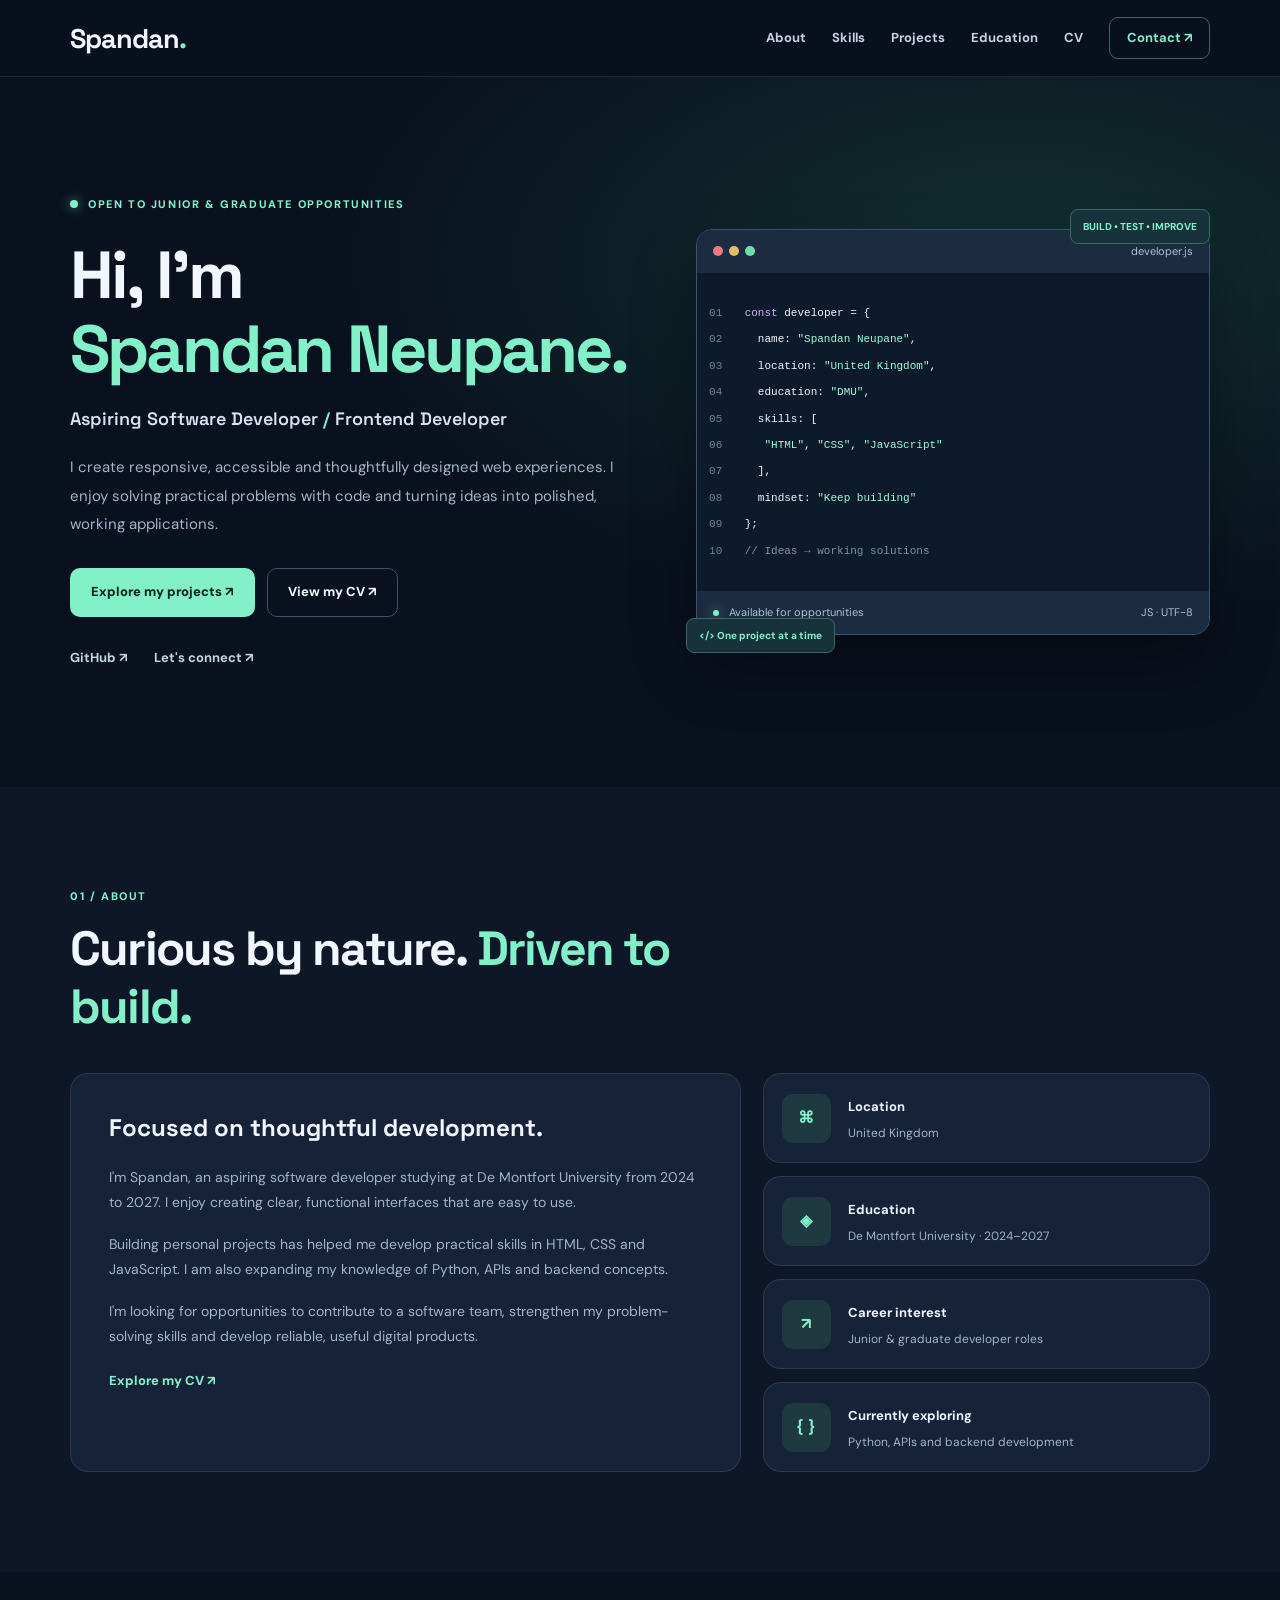
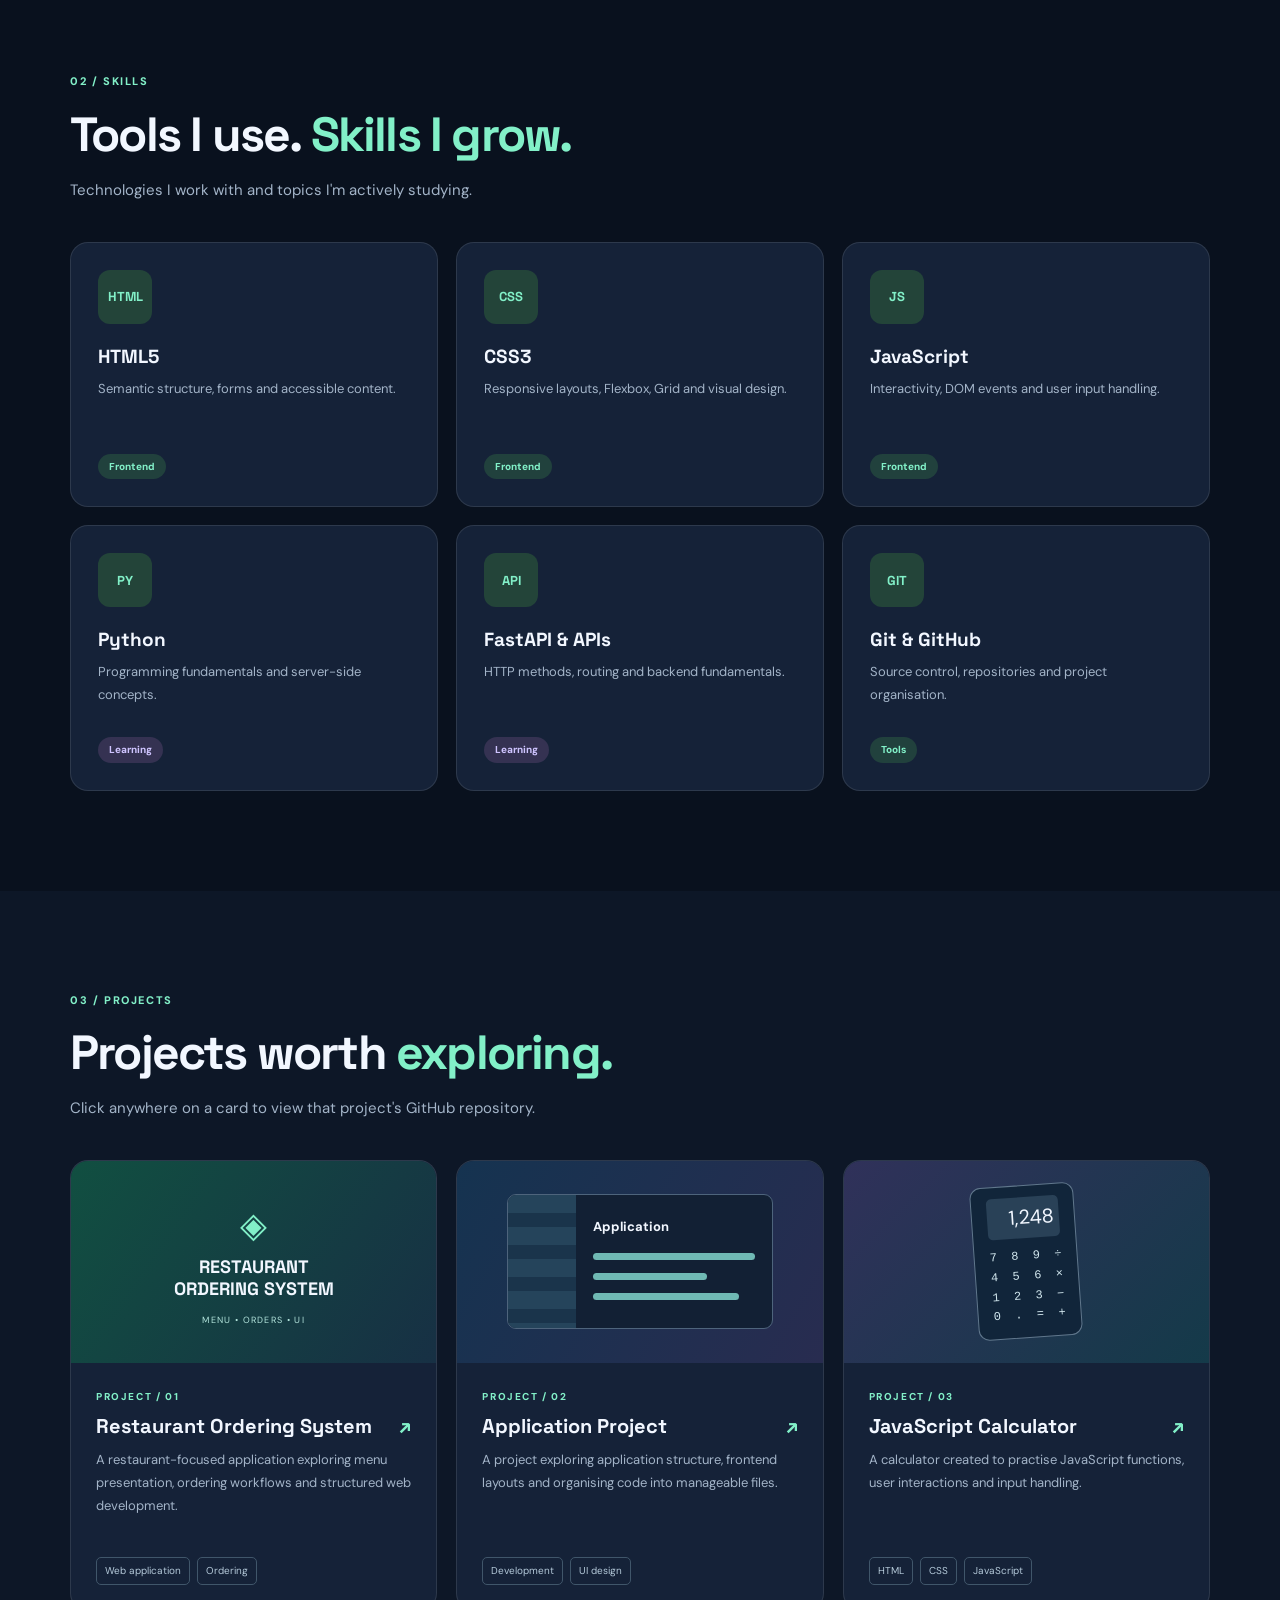
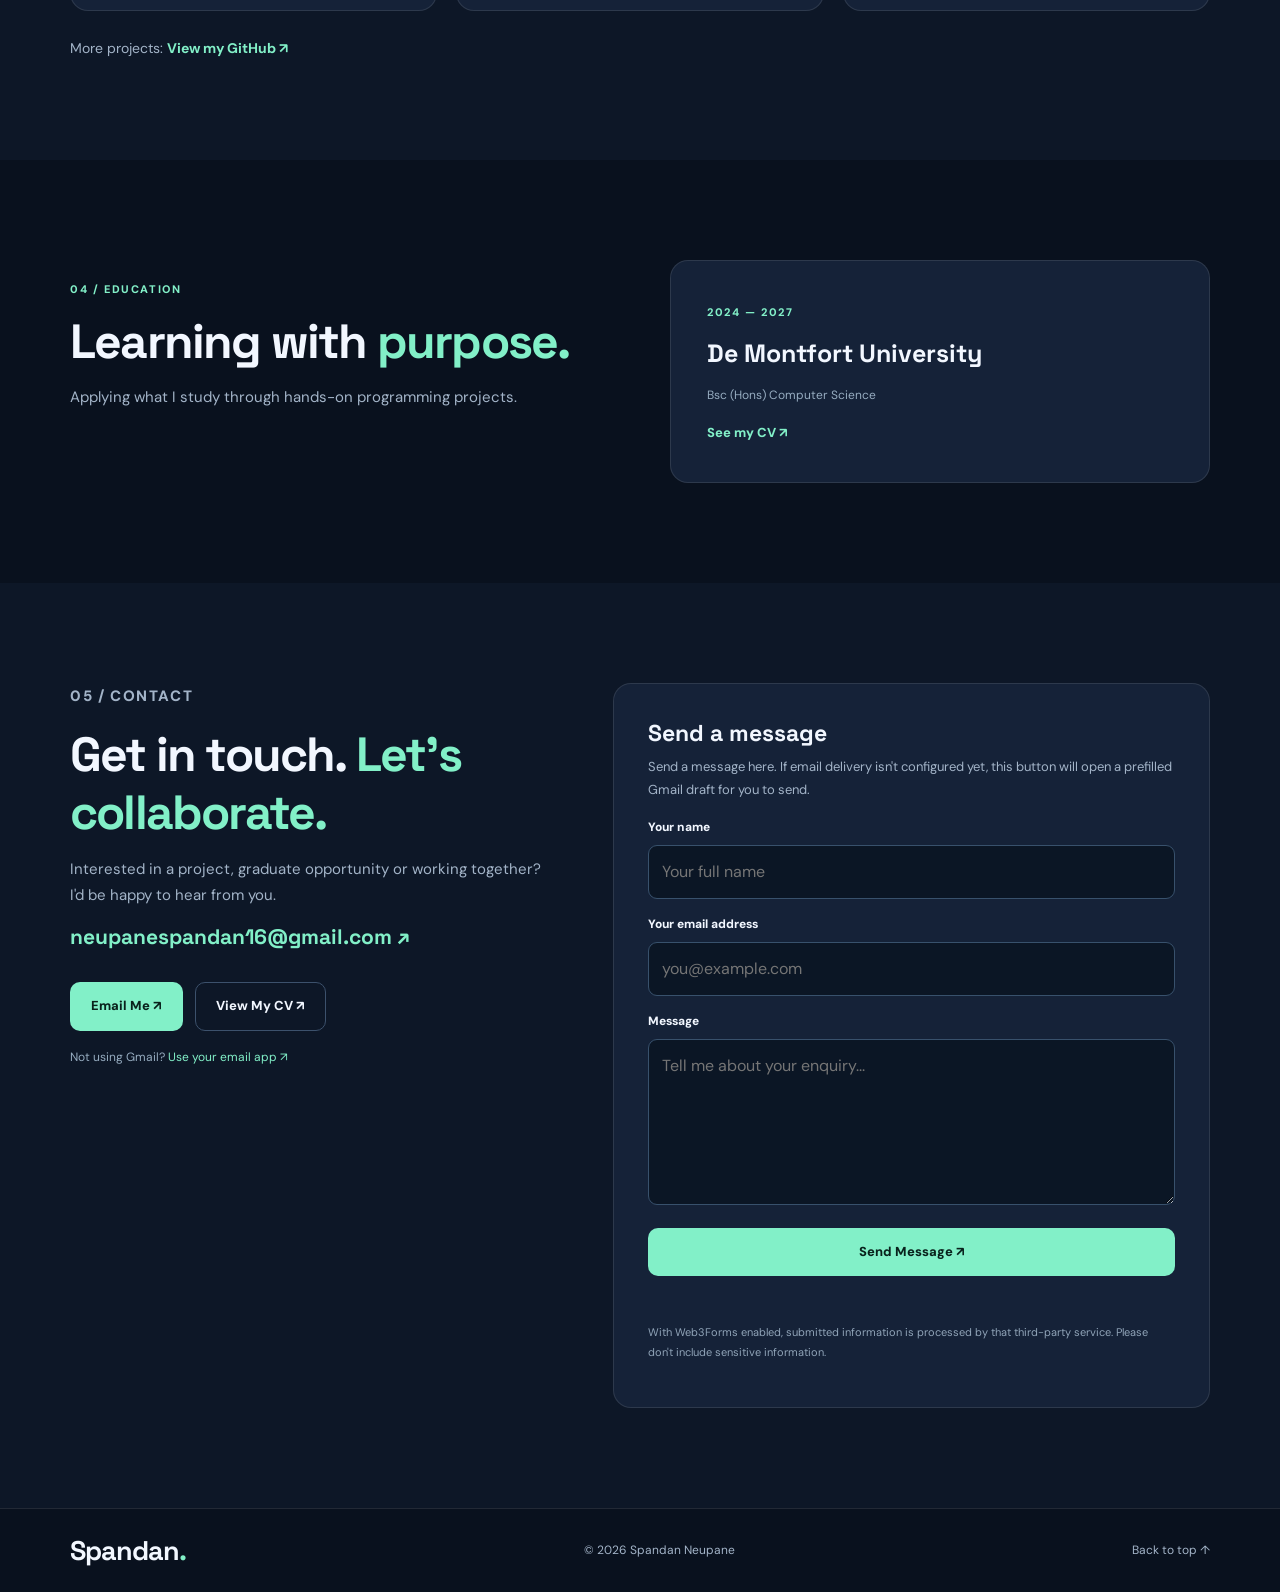
<file: frontend/index.html>
<!doctype html>
<html lang="en">
<head>
  <meta charset="utf-8">
  <meta name="viewport" content="width=device-width,initial-scale=1">
  <meta name="theme-color" content="#09111e">
  <meta name="description" content="Spandan Neupane — aspiring software developer studying at De Montfort University. View my work, skills, CV and contact details.">
  <title>Spandan Neupane | Software Developer</title>

  <link rel="icon" href="assets/favicon.svg" type="image/svg+xml">
  <link rel="preconnect" href="https://fonts.googleapis.com">
  <link rel="preconnect" href="https://fonts.gstatic.com" crossorigin>
  <link href="https://fonts.googleapis.com/css2?family=DM+Sans:wght@400;500;600;700&family=Space+Grotesk:wght@400;500;600;700&display=swap" rel="stylesheet">

  <link rel="stylesheet" href="assets/style.css">
  <script src="assets/main.js" defer></script>
</head>
<body>

<a class="skip-link" href="#main">Skip to content</a>

<header class="site-header">
  <nav class="container nav" aria-label="Main navigation">

    <a class="brand" href="#home">Spandan<span>.</span></a>

    <button
      class="menu-toggle"
      id="menuToggle"
      type="button"
      aria-expanded="false"
      aria-controls="navLinks"
      aria-label="Open menu">
      <span></span>
      <span></span>
      <span></span>
    </button>

    <div class="nav-links" id="navLinks">
      <a href="#about">About</a>
      <a href="#skills">Skills</a>
      <a href="#projects">Projects</a>
      <a href="#education">Education</a>
      <a href="cv.html">CV</a>
      <a class="nav-cta" href="#contact">Contact ↗</a>
    </div>

  </nav>
</header>

<main id="main">

  <!-- HERO -->

  <section class="hero" id="home">
    <div class="container hero-grid">

      <div class="reveal hero-content">

        <p class="eyebrow">
          <span class="pulse"></span>
          OPEN TO JUNIOR &amp; GRADUATE OPPORTUNITIES
        </p>

        <h1>Hi, I'm <span>Spandan Neupane.</span></h1>

        <h2>
          Aspiring Software Developer
          <span>/</span>
          Frontend Developer
        </h2>

        <p class="lead">
          I create responsive, accessible and thoughtfully
          designed web experiences. I enjoy solving practical
          problems with code and turning ideas into polished,
          working applications.
        </p>

        <div class="button-row">
          <a class="btn btn-primary" href="#projects">
            Explore my projects ↗
          </a>

          <a class="btn btn-outline" href="cv.html">
            View my CV ↗
          </a>
        </div>

        <div class="social-links">
          <a
            href="https://github.com/Max23143"
            target="_blank"
            rel="noopener noreferrer">
            GitHub ↗
          </a>

          <a href="#contact">Let's connect ↗</a>
        </div>

      </div>

      <!-- CODE ILLUSTRATION -->

      <div class="reveal hero-art"
           aria-label="Illustrative developer code panel">

        <div class="floating-tag">
          BUILD • TEST • IMPROVE
        </div>

        <div class="editor">

          <div class="editor-title">
            <span class="dots"><i></i><i></i><i></i></span>
            <span>developer.js</span>
          </div>

          <div class="editor-code" aria-hidden="true">

            <div>
              <span class="line-no">01</span>
              <span class="code-purple">const</span> developer = {
            </div>

            <div>
              <span class="line-no">02</span>
              &nbsp; name:
              <span class="code-green">"Spandan Neupane"</span>,
            </div>

            <div>
              <span class="line-no">03</span>
              &nbsp; location:
              <span class="code-green">"United Kingdom"</span>,
            </div>

            <div>
              <span class="line-no">04</span>
              &nbsp; education:
              <span class="code-green">"DMU"</span>,
            </div>

            <div>
              <span class="line-no">05</span>
              &nbsp; skills: [
            </div>

            <div>
              <span class="line-no">06</span>
              &nbsp;&nbsp;
              <span class="code-green">"HTML"</span>,
              <span class="code-green">"CSS"</span>,
              <span class="code-green">"JavaScript"</span>
            </div>

            <div>
              <span class="line-no">07</span>
              &nbsp; ],
            </div>

            <div>
              <span class="line-no">08</span>
              &nbsp; mindset:
              <span class="code-green">"Keep building"</span>
            </div>

            <div>
              <span class="line-no">09</span>
              };
            </div>

            <div>
              <span class="line-no">10</span>
              <span class="code-comment">
                // Ideas → working solutions
              </span>
            </div>

          </div>

          <div class="editor-footer">
            <span class="pulse"></span>
            Available for opportunities
            <span>JS · UTF-8</span>
          </div>

        </div>

        <div class="floating-bottom">
          &lt;/&gt; One project at a time
        </div>

      </div>

    </div>
  </section>

  <!-- ABOUT -->

  <section class="section section-alt" id="about">
    <div class="container">

      <div class="section-head reveal">
        <p class="overline">01 / ABOUT</p>

        <h2>
          Curious by nature.
          <em>Driven to build.</em>
        </h2>
      </div>

      <div class="about-grid">

        <article class="panel about-text reveal">

          <h3>Focused on thoughtful development.</h3>

          <p>
            I'm Spandan, an aspiring software developer studying
            at De Montfort University from 2024 to 2027.
            I enjoy creating clear, functional interfaces
            that are easy to use.
          </p>

          <p>
            Building personal projects has helped me develop
            practical skills in HTML, CSS and JavaScript.
            I am also expanding my knowledge of Python,
            APIs and backend concepts.
          </p>

          <p>
            I'm looking for opportunities to contribute
            to a software team, strengthen my problem-solving
            skills and develop reliable, useful digital products.
          </p>

          <a class="text-link" href="cv.html">
            Explore my CV ↗
          </a>

        </article>

        <div class="about-facts reveal">

          <div class="panel fact">
            <span class="fact-icon">⌘</span>
            <div>
              <strong>Location</strong>
              <p>United Kingdom</p>
            </div>
          </div>

          <div class="panel fact">
            <span class="fact-icon">◈</span>
            <div>
              <strong>Education</strong>
              <p>De Montfort University · 2024–2027</p>
            </div>
          </div>

          <div class="panel fact">
            <span class="fact-icon">↗</span>
            <div>
              <strong>Career interest</strong>
              <p>Junior &amp; graduate developer roles</p>
            </div>
          </div>

          <div class="panel fact">
            <span class="fact-icon">{ }</span>
            <div>
              <strong>Currently exploring</strong>
              <p>Python, APIs and backend development</p>
            </div>
          </div>

        </div>
      </div>
    </div>
  </section>

  <!-- SKILLS -->

  <section class="section" id="skills">
    <div class="container">

      <div class="section-head reveal">
        <p class="overline">02 / SKILLS</p>
        <h2>Tools I use. <em>Skills I grow.</em></h2>
        <p>
          Technologies I work with and topics
          I'm actively studying.
        </p>
      </div>

      <div class="skills-grid">

        <article class="panel skill reveal">
          <div class="skill-symbol">HTML</div>
          <h3>HTML5</h3>
          <p>Semantic structure, forms and accessible content.</p>
          <span class="pill">Frontend</span>
        </article>

        <article class="panel skill reveal">
          <div class="skill-symbol">CSS</div>
          <h3>CSS3</h3>
          <p>Responsive layouts, Flexbox, Grid and visual design.</p>
          <span class="pill">Frontend</span>
        </article>

        <article class="panel skill reveal">
          <div class="skill-symbol">JS</div>
          <h3>JavaScript</h3>
          <p>Interactivity, DOM events and user input handling.</p>
          <span class="pill">Frontend</span>
        </article>

        <article class="panel skill reveal">
          <div class="skill-symbol">PY</div>
          <h3>Python</h3>
          <p>Programming fundamentals and server-side concepts.</p>
          <span class="pill pill-learning">Learning</span>
        </article>

        <article class="panel skill reveal">
          <div class="skill-symbol">API</div>
          <h3>FastAPI &amp; APIs</h3>
          <p>HTTP methods, routing and backend fundamentals.</p>
          <span class="pill pill-learning">Learning</span>
        </article>

        <article class="panel skill reveal">
          <div class="skill-symbol">GIT</div>
          <h3>Git &amp; GitHub</h3>
          <p>Source control, repositories and project organisation.</p>
          <span class="pill">Tools</span>
        </article>

      </div>
    </div>
  </section>

  <!-- PROJECTS -->

  <section class="section section-alt" id="projects">
    <div class="container">

      <div class="section-head reveal">
        <p class="overline">03 / PROJECTS</p>
        <h2>Projects worth <em>exploring.</em></h2>
        <p>
          Click anywhere on a card to view
          that project's GitHub repository.
        </p>
      </div>

      <div class="projects-grid">

        <article class="panel project reveal">
          <a
            class="project-link"
            href="https://github.com/Max23143/restaurant-ordering-system"
            target="_blank"
            rel="noopener noreferrer"
            aria-label="Open Restaurant Ordering System on GitHub">

            <div class="project-art restaurant-art">
              <span>◈</span>
              <strong>RESTAURANT<br>ORDERING SYSTEM</strong>
              <small>MENU • ORDERS • UI</small>
            </div>

            <div class="project-body">
              <p class="overline">PROJECT / 01</p>
              <h3>
                Restaurant Ordering System
                <span>↗</span>
              </h3>

              <p>
                A restaurant-focused application exploring menu
                presentation, ordering workflows and structured
                web development.
              </p>

              <div class="tags">
                <span>Web application</span>
                <span>Ordering</span>
              </div>
            </div>

          </a>
        </article>

        <article class="panel project reveal">
          <a
            class="project-link"
            href="https://github.com/Max23143/application"
            target="_blank"
            rel="noopener noreferrer"
            aria-label="Open Application Project on GitHub">

            <div class="project-art app-art">
              <div class="app-mock">
                <div></div>
                <section>
                  <b>Application</b>
                  <i></i><i></i><i></i>
                </section>
              </div>
            </div>

            <div class="project-body">
              <p class="overline">PROJECT / 02</p>

              <h3>
                Application Project
                <span>↗</span>
              </h3>

              <p>
                A project exploring application structure,
                frontend layouts and organising code into
                manageable files.
              </p>

              <div class="tags">
                <span>Development</span>
                <span>UI design</span>
              </div>
            </div>

          </a>
        </article>

        <article class="panel project reveal">
          <a
            class="project-link"
            href="https://github.com/Max23143/Calculator"
            target="_blank"
            rel="noopener noreferrer"
            aria-label="Open Calculator on GitHub">

            <div class="project-art calc-art">
              <div class="calculator-mock">
                <div>1,248</div>

                <pre>7  8  9  ÷
4  5  6  ×
1  2  3  −
0  .  =  +</pre>
              </div>
            </div>

            <div class="project-body">
              <p class="overline">PROJECT / 03</p>

              <h3>
                JavaScript Calculator
                <span>↗</span>
              </h3>

              <p>
                A calculator created to practise JavaScript
                functions, user interactions and input handling.
              </p>

              <div class="tags">
                <span>HTML</span>
                <span>CSS</span>
                <span>JavaScript</span>
              </div>
            </div>

          </a>
        </article>

      </div>

      <p class="more-projects">
        More projects:
        <a
          href="https://github.com/Max23143?tab=repositories"
          target="_blank"
          rel="noopener noreferrer">
          View my GitHub ↗
        </a>
      </p>

    </div>
  </section>

  <!-- EDUCATION -->

  <section class="section" id="education">

    <div class="container education-grid">

      <div class="section-head reveal">
        <p class="overline">04 / EDUCATION</p>
        <h2>Learning with <em>purpose.</em></h2>

        <p>
          Applying what I study through hands-on
          programming projects.
        </p>
      </div>

      <div class="panel education-card reveal">
        <span class="overline">2024 — 2027</span>
        <h3>De Montfort University</h3>
        

        <p class="small-muted">
          Bsc (Hons) Computer Science
        </p>

        <a class="text-link" href="cv.html">
          See my CV ↗
        </a>
      </div>

    </div>

  </section>

  <!-- CONTACT -->

  <section class="section section-alt" id="contact">
    <div class="container contact-grid">

      <div class="contact-info reveal">
        <p class="overline">05 / CONTACT</p>

        <h2>
          Get in touch.
          <em>Let's collaborate.</em>
        </h2>

        <p>
          Interested in a project, graduate opportunity
          or working together? I'd be happy to hear from you.
        </p>

        <a
          class="contact-email"
          href="https://mail.google.com/mail/?view=cm&amp;fs=1&amp;to=neupanespandan16%40gmail.com&amp;su=Portfolio%20Enquiry"
          target="_blank"
          rel="noopener noreferrer">
          neupanespandan16@gmail.com ↗
        </a>

        <div class="button-row">

          <a
            class="btn btn-primary"
            href="https://mail.google.com/mail/?view=cm&amp;fs=1&amp;to=neupanespandan16%40gmail.com&amp;su=Portfolio%20Enquiry"
            target="_blank"
            rel="noopener noreferrer">
            Email Me ↗
          </a>

          <a class="btn btn-outline" href="cv.html">
            View My CV ↗
          </a>

        </div>

        <p class="small-muted">
          Not using Gmail?
          <a href="mailto:neupanespandan16@gmail.com?subject=Portfolio%20Enquiry">
            Use your email app ↗
          </a>
        </p>
      </div>

      <!-- WEB3FORMS CONTACT FORM -->

      <form
        class="panel contact-form reveal"
        id="contactForm"
        action="https://api.web3forms.com/submit"
        method="POST">

        <h3>Send a message</h3>

        <p>
          Send a message here. If email delivery isn't
          configured yet, this button will open a
          prefilled Gmail draft for you to send.
        </p>

        <!-- Add a REAL Web3Forms key for automatic delivery. -->

        <input
          type="hidden"
          name="access_key"
          id="web3AccessKey"
          value="YOUR_WEB3FORMS_ACCESS_KEY">

        <input
          type="hidden"
          name="subject"
          value="New portfolio enquiry">

        <input
          type="hidden"
          name="from_name"
          value="Spandan Portfolio">

        <input
          type="checkbox"
          name="botcheck"
          class="botcheck"
          tabindex="-1"
          aria-hidden="true"
          autocomplete="off">

        <label for="contactName">Your name</label>

        <input
          id="contactName"
          name="name"
          type="text"
          minlength="2"
          maxlength="100"
          autocomplete="name"
          placeholder="Your full name"
          required>

        <label for="contactEmail">Your email address</label>

        <input
          id="contactEmail"
          name="email"
          type="email"
          maxlength="254"
          autocomplete="email"
          placeholder="you@example.com"
          required>

        <label for="contactMessage">Message</label>

        <textarea
          id="contactMessage"
          name="message"
          rows="5"
          minlength="10"
          maxlength="3000"
          placeholder="Tell me about your enquiry..."
          required></textarea>

        <button
          id="sendButton"
          type="submit"
          class="btn btn-primary">
          Send Message ↗
        </button>

        <p
          id="formStatus"
          class="form-status"
          role="status"
          aria-live="polite"></p>

        <a
          id="emailFallback"
          class="text-link"
          href="https://mail.google.com/mail/?view=cm&amp;fs=1&amp;to=neupanespandan16%40gmail.com"
          target="_blank"
          rel="noopener noreferrer"
          hidden>
          Open Gmail with your message ↗
        </a>

        <p class="privacy-note">
          With Web3Forms enabled, submitted information
          is processed by that third-party service.
          Please don't include sensitive information.
        </p>

      </form>

    </div>
  </section>

</main>

<footer class="footer">
  <div class="container footer-inner">

    <a class="brand" href="#home">
      Spandan<span>.</span>
    </a>

    <small>
      © <span id="year">2026</span> Spandan Neupane
    </small>

    <a href="#home">Back to top ↑</a>

  </div>
</footer>

</body>
</html>
</file>
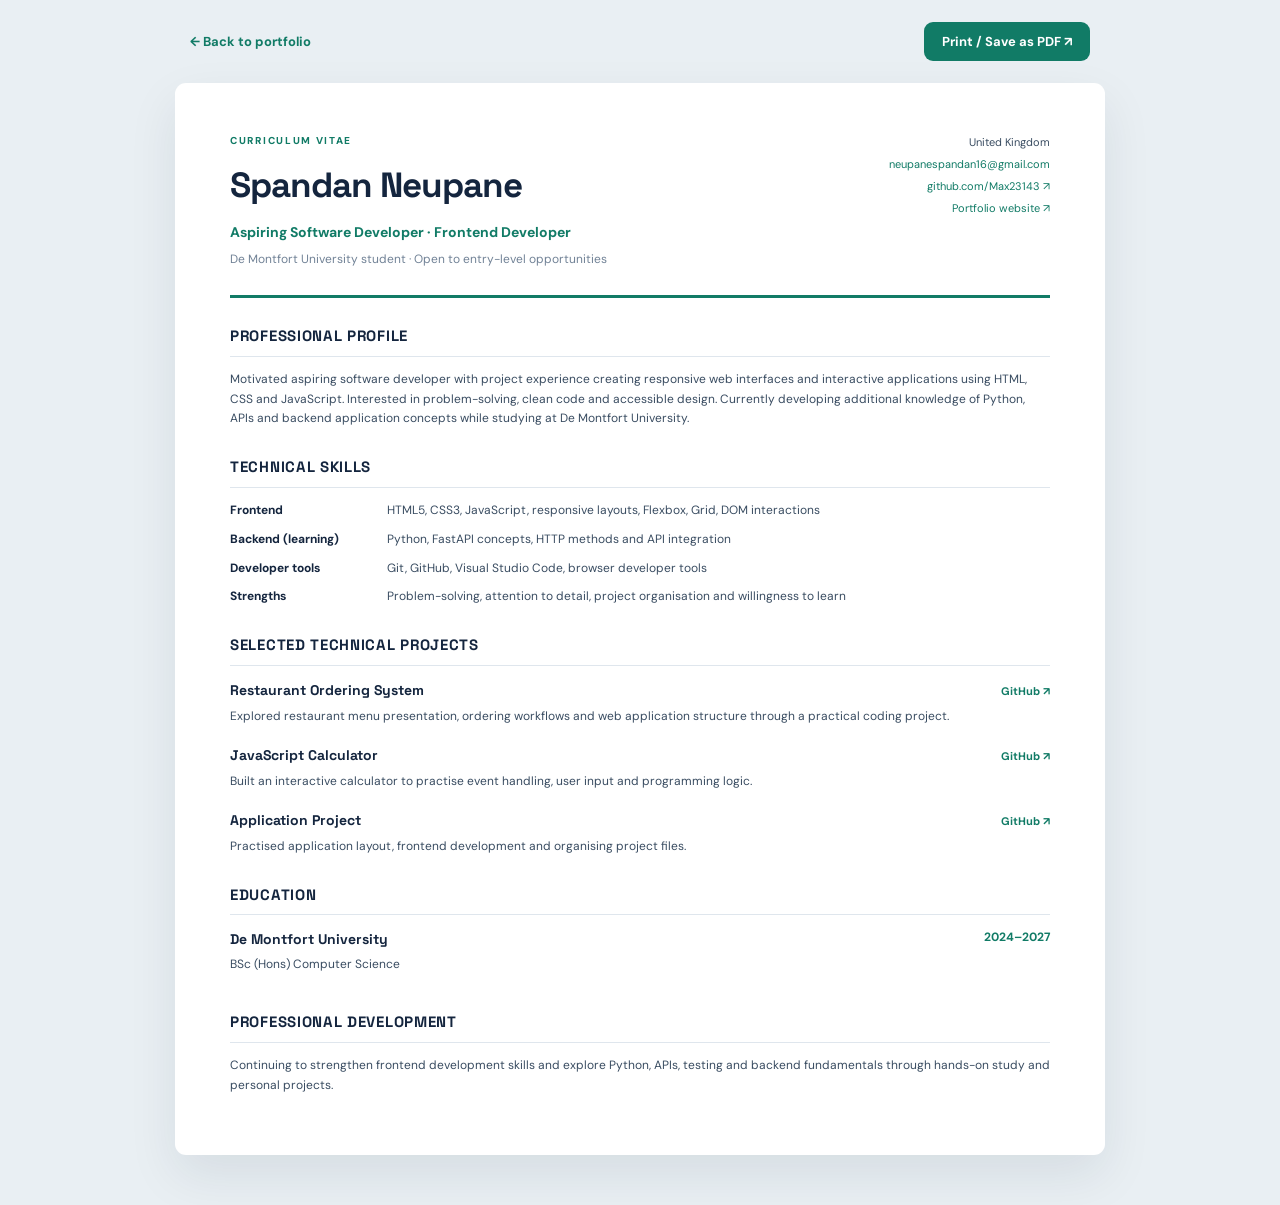
<file: frontend/cv.html>
<!doctype html>
<html lang="en">
<head>
  <meta charset="utf-8">
  <meta name="viewport" content="width=device-width,initial-scale=1">

  <title>Spandan Neupane | Curriculum Vitae</title>

  <meta
    name="description"
    content="CV of Spandan Neupane, aspiring software developer and De Montfort University student.">

  <link rel="icon" href="assets/favicon.svg" type="image/svg+xml">

  <link rel="preconnect" href="https://fonts.googleapis.com">
  <link rel="preconnect" href="https://fonts.gstatic.com" crossorigin>

  <link
    href="https://fonts.googleapis.com/css2?family=DM+Sans:wght@400;500;600;700&family=Space+Grotesk:wght@400;600;700&display=swap"
    rel="stylesheet">

  <link rel="stylesheet" href="assets/cv.css">
</head>

<body>

  <nav class="toolbar">
    <a href="index.html">← Back to portfolio</a>

    <button
      type="button"
      onclick="window.print()">
      Print / Save as PDF ↗
    </button>
  </nav>

  <main class="resume">

    <header class="resume-header">

      <div>
        <p class="kicker">CURRICULUM VITAE</p>

        <h1>Spandan Neupane</h1>

        <p class="role">
          Aspiring Software Developer · Frontend Developer
        </p>

        <p class="muted">
          De Montfort University student ·
          Open to entry-level opportunities
        </p>
      </div>

      <div class="contact-details">

        <span>United Kingdom</span>

        <a href="mailto:neupanespandan16@gmail.com">
          neupanespandan16@gmail.com
        </a>

        <a
          href="https://github.com/Max23143"
          target="_blank"
          rel="noopener noreferrer">
          github.com/Max23143 ↗
        </a>

        <a href="index.html">
          Portfolio website ↗
        </a>
      </div>

    </header>

    <section>

      <h2>Professional Profile</h2>

      <p>
        Motivated aspiring software developer with project
        experience creating responsive web interfaces and
        interactive applications using HTML, CSS and JavaScript.
        Interested in problem-solving, clean code and accessible
        design. Currently developing additional knowledge of
        Python, APIs and backend application concepts while
        studying at De Montfort University.
      </p>

    </section>

    <section>

      <h2>Technical Skills</h2>

      <div class="skills">

        <p>
          <strong>Frontend</strong>
          <span>
            HTML5, CSS3, JavaScript, responsive layouts,
            Flexbox, Grid, DOM interactions
          </span>
        </p>

        <p>
          <strong>Backend (learning)</strong>
          <span>
            Python, FastAPI concepts,
            HTTP methods and API integration
          </span>
        </p>

        <p>
          <strong>Developer tools</strong>
          <span>
            Git, GitHub, Visual Studio Code,
            browser developer tools
          </span>
        </p>

        <p>
          <strong>Strengths</strong>
          <span>
            Problem-solving, attention to detail,
            project organisation and willingness to learn
          </span>
        </p>

      </div>
    </section>

    <section>

      <h2>Selected Technical Projects</h2>

      <article class="cv-project">

        <div class="cv-project-head">
          <h3>Restaurant Ordering System</h3>

          <a
            href="https://github.com/Max23143/restaurant-ordering-system"
            target="_blank"
            rel="noopener noreferrer">
            GitHub ↗
          </a>
        </div>

        <p>
          Explored restaurant menu presentation,
          ordering workflows and web application
          structure through a practical coding project.
        </p>

      </article>

      <article class="cv-project">

        <div class="cv-project-head">
          <h3>JavaScript Calculator</h3>

          <a
            href="https://github.com/Max23143/Calculator"
            target="_blank"
            rel="noopener noreferrer">
            GitHub ↗
          </a>
        </div>

        <p>
          Built an interactive calculator to practise
          event handling, user input and programming logic.
        </p>

      </article>

      <article class="cv-project">

        <div class="cv-project-head">
          <h3>Application Project</h3>

          <a
            href="https://github.com/Max23143/application"
            target="_blank"
            rel="noopener noreferrer">
            GitHub ↗
          </a>
        </div>

        <p>
          Practised application layout, frontend development
          and organising project files.
        </p>

      </article>

    </section>

    <section>

      <h2>Education</h2>

      <div class="education">

        <div>
          <h3>De Montfort University</h3>

          <p>
            BSc (Hons) Computer Science
          </p>
        </div>

        <strong>2024–2027</strong>

      </div>

    </section>

    <section>

      <h2>Professional Development</h2>

      <p>
        Continuing to strengthen frontend development skills
        and explore Python, APIs, testing and backend
        fundamentals through hands-on study and personal projects.
      </p>

    </section>

  </main>

</body>
</html>
</file>
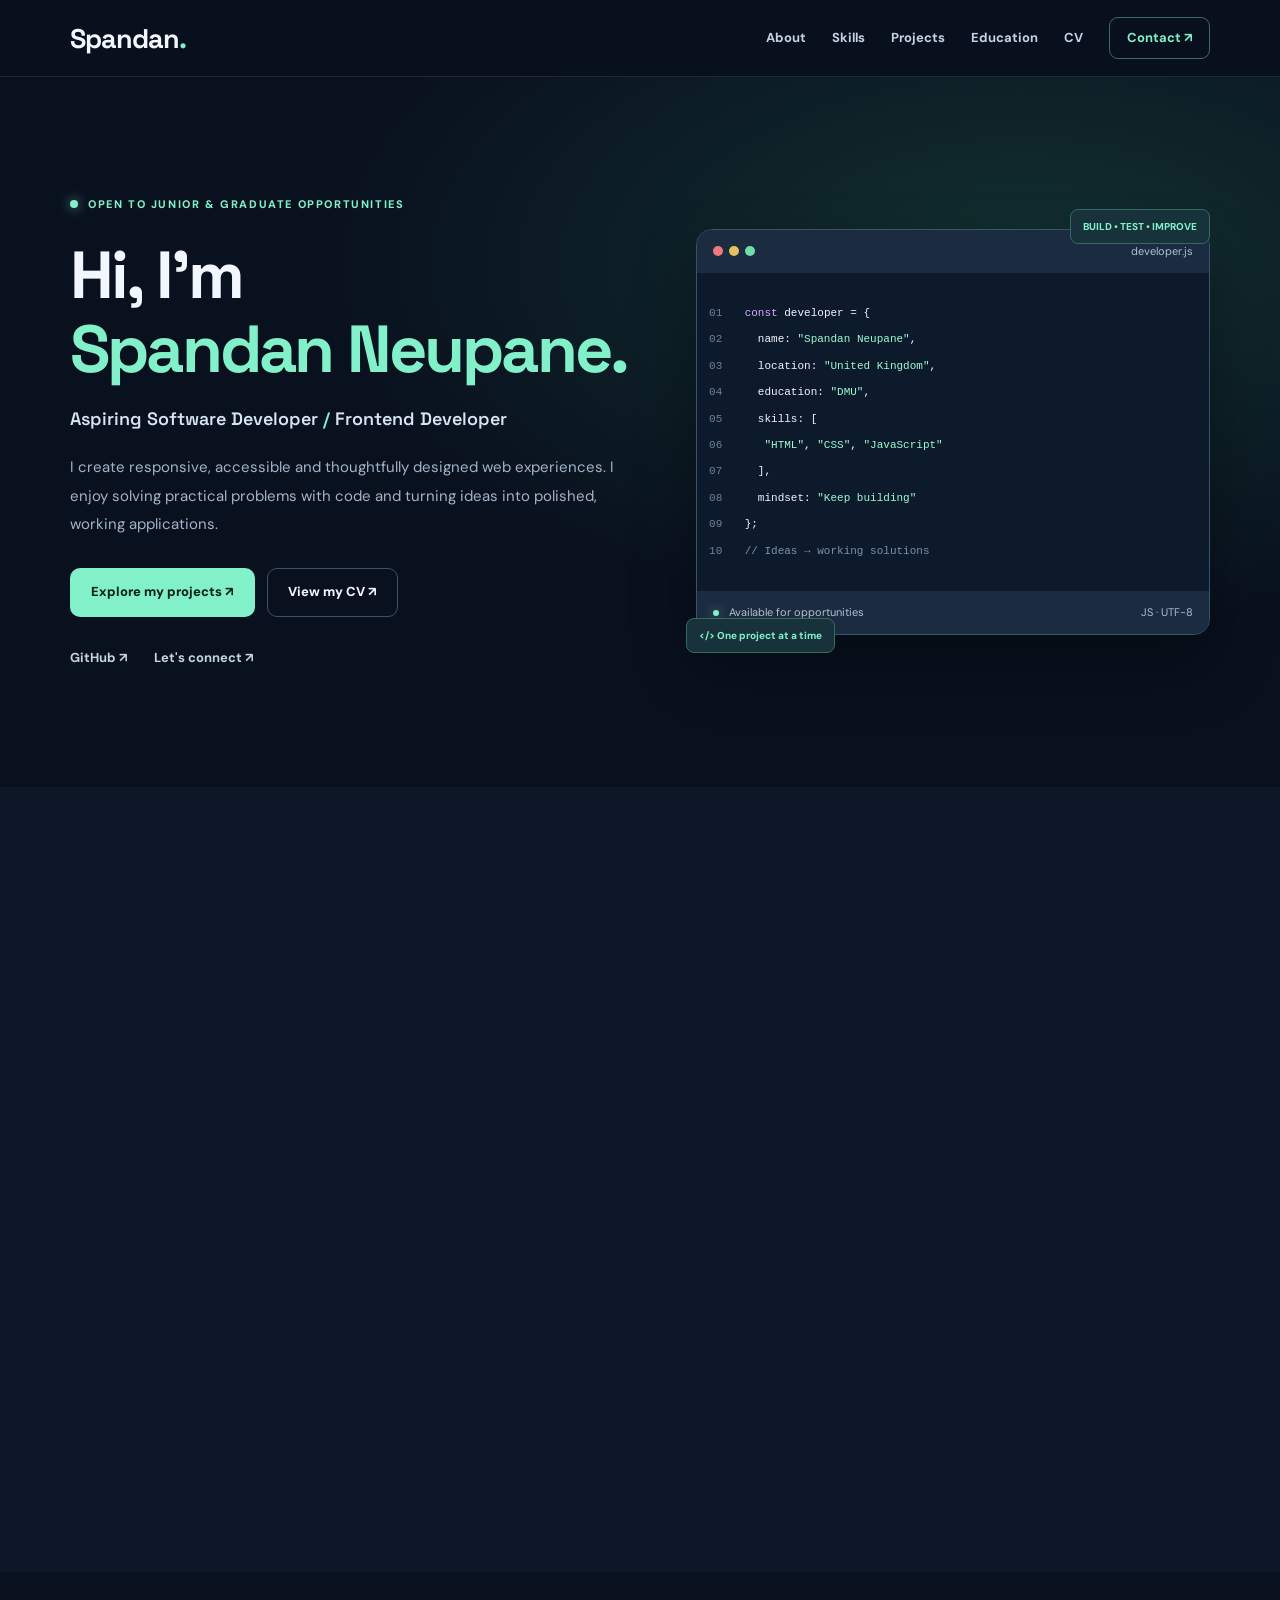
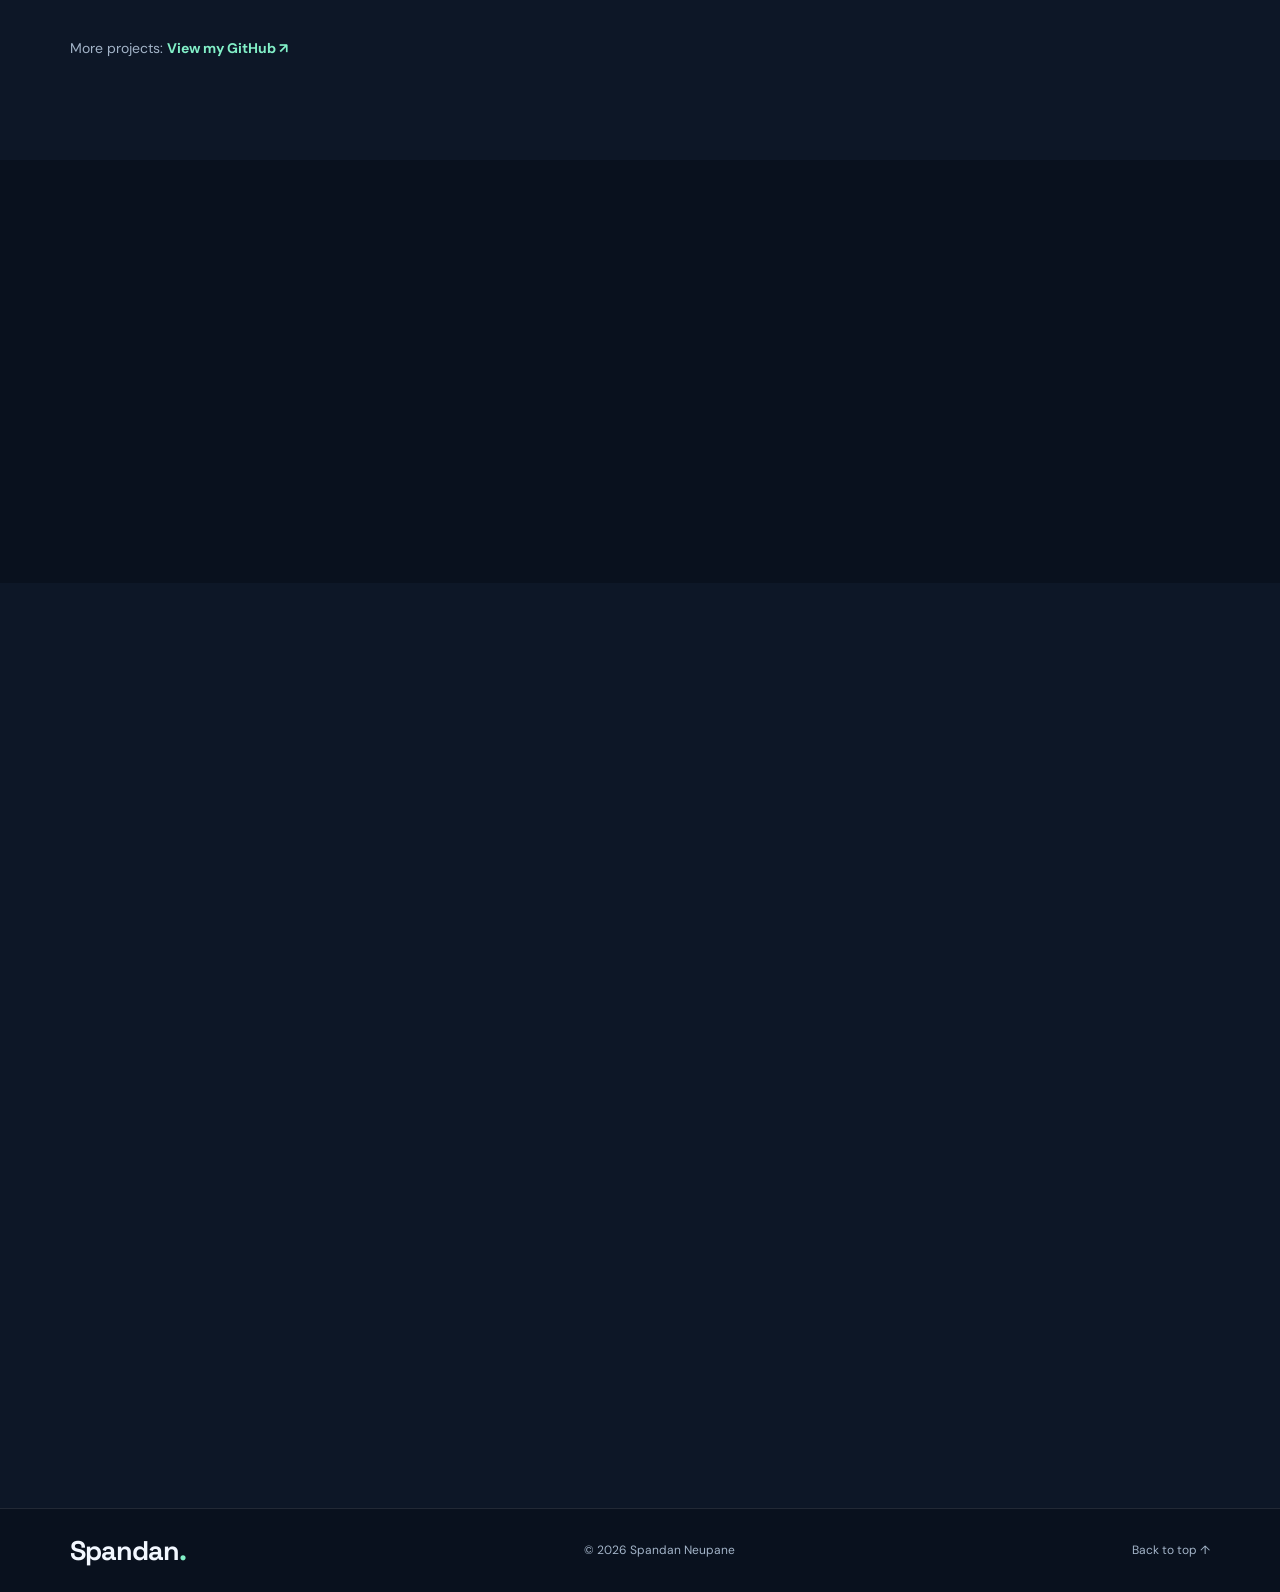
<file: frontend/index(1).html>
<!DOCTYPE html>
<html lang="en">
<head>
  <meta charset="utf-8">

  <meta
    http-equiv="refresh"
    content="0; url=index.html">

  <meta name="robots" content="noindex">

  <title>Redirecting...</title>
</head>
<body>
  <p>
    <a href="index.html">
      Continue to portfolio
    </a>
  </p>
</body>
</html>
</file>
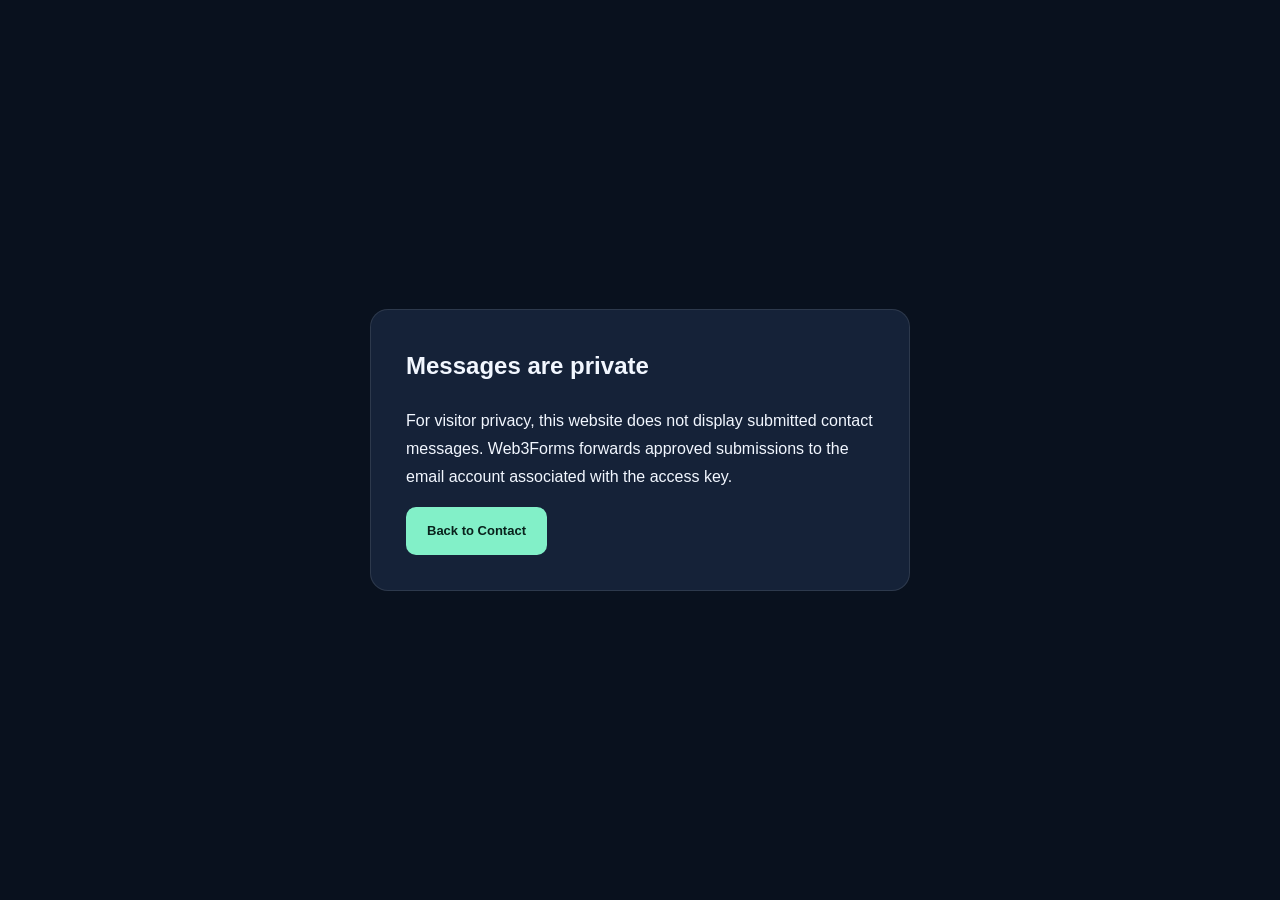
<file: frontend/message.html>
<!doctype html>
<html lang="en">
<head>
  <meta charset="utf-8">
  <meta name="viewport" content="width=device-width,initial-scale=1">

  <meta name="robots" content="noindex,nofollow">

  <title>Private messages | Spandan</title>

  <link rel="stylesheet" href="assets/style.css">
</head>

<body>

  <main
    class="container"
    style="min-height:100vh;display:grid;place-items:center">

    <section
      class="panel"
      style="max-width:540px;padding:35px">

      <h1>Messages are private</h1>

      <p>
        For visitor privacy, this website does not
        display submitted contact messages.

        Web3Forms forwards approved submissions
        to the email account associated with
        the access key.
      </p>

      <a class="btn btn-primary" href="index.html#contact">
        Back to Contact
      </a>

    </section>

  </main>

</body>
</html>
</file>
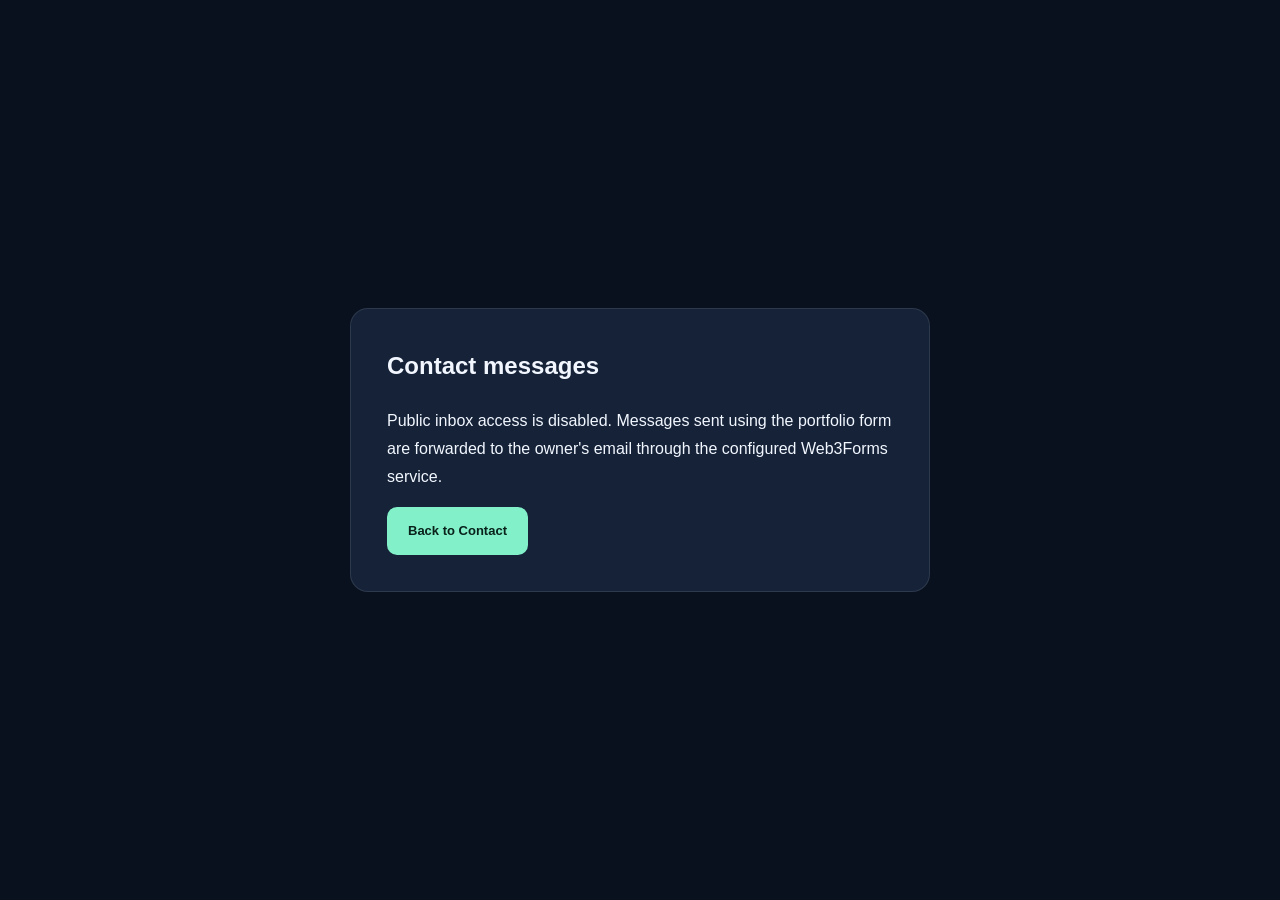
<file: frontend/messages.html>
<!DOCTYPE html>
<html lang="en">
<head>
  <meta charset="utf-8">
  <meta name="viewport" content="width=device-width, initial-scale=1">
  <meta name="robots" content="noindex,nofollow">

  <title>Contact Messages | Spandan</title>

  <link rel="stylesheet" href="assets/style.css">
</head>
<body>

<main class="container"
  style="min-height:100vh;display:grid;place-items:center">

  <section class="panel"
    style="padding:36px;max-width:580px">

    <h1>Contact messages</h1>

    <p>
      Public inbox access is disabled. Messages
      sent using the portfolio form are forwarded
      to the owner's email through the configured
      Web3Forms service.
    </p>

    <a class="btn btn-primary" href="index.html#contact">
      Back to Contact
    </a>

  </section>

</main>

</body>
</html>
</file>
<file: frontend/assets/style.css>
:root {
  --bg: #09111e;
  --bg2: #0d1727;
  --panel: #152238;
  --panel2: #1b2b42;
  --text: #f2f7ff;
  --muted: #a3b4c8;
  --mint: #82f0c8;
  --border: rgba(255,255,255,.10);
  --font: 'DM Sans',sans-serif;
  --display: 'Space Grotesk',sans-serif;
}

* { box-sizing: border-box; }

html {
  scroll-behavior: smooth;
  scroll-padding-top: 90px;
}

body {
  margin: 0;
  background: var(--bg);
  color: var(--text);
  font: 16px/1.75 var(--font);
}

a {
  color: inherit;
  text-decoration: none;
}

button,input,textarea { font: inherit; }
button { cursor: pointer; }

a:focus-visible,
button:focus-visible,
input:focus-visible,
textarea:focus-visible {
  outline: 2px solid var(--mint);
  outline-offset: 3px;
}

.container {
  width: min(1140px,91%);
  margin: auto;
}

.skip-link {
  position: absolute;
  top: -100px;
  left: 15px;
  background: var(--mint);
  color: #07131b;
  padding: 9px;
  z-index: 200;
}

.skip-link:focus { top: 15px; }

/* NAVIGATION */

.site-header {
  position: sticky;
  top: 0;
  z-index: 99;
  background: #09111eed;
  backdrop-filter: blur(15px);
  border-bottom: 1px solid var(--border);
}

.nav {
  display: flex;
  align-items: center;
  justify-content: space-between;
  min-height: 76px;
  gap: 25px;
}

.brand {
  font: 700 27px var(--display);
  letter-spacing: -1px;
}

.brand span { color: var(--mint); }

.nav-links {
  display: flex;
  align-items: center;
  gap: 26px;
}

.nav-links a {
  font-size: 13px;
  font-weight: 700;
  color: #c4d4e4;
}

.nav-links a:hover,
.social-links a:hover {
  color: var(--mint);
}

.nav-links .nav-cta {
  border: 1px solid #3b6a61;
  border-radius: 9px;
  padding: 9px 17px;
  color: var(--mint);
}

.menu-toggle {
  display: none;
  padding: 7px;
  border: 0;
  background: none;
}

.menu-toggle span {
  display: block;
  height: 2px;
  width: 25px;
  background: white;
  margin: 5px;
}

/* HERO */

.hero {
  min-height: 710px;
  padding: 110px 0;
  background:
    radial-gradient(
      ellipse at 80% 26%,
      #163d38b0,
      transparent 49%
    ),
    var(--bg);

  display: flex;
  align-items: center;
  overflow: hidden;
}

.hero-grid {
  display: grid;
  grid-template-columns: 1.05fr .95fr;
  gap: 58px;
  align-items: center;
}

.eyebrow,.overline {
  font-size: 11px;
  font-weight: 800;
  letter-spacing: 1.6px;
  color: var(--mint);
}

.eyebrow {
  display: flex;
  align-items: center;
  gap: 10px;
  margin: 0 0 25px;
}

.pulse {
  flex: none;
  display: inline-block;
  width: 8px;
  height: 8px;
  border-radius: 50%;
  background: var(--mint);
  box-shadow: 0 0 12px #82f0c8aa;
}

h1,h2,h3,p { margin-top: 0; }

.hero h1 {
  font: 700 clamp(40px,5.2vw,70px)/1.11 var(--display);
  letter-spacing: -2.8px;
  margin-bottom: 18px;
}

.hero h1 span {
  display: block;
  color: var(--mint);
}

.hero h2 {
  font: 600 18px/1.6 var(--display);
  color: #d7e5f3;
  margin-bottom: 20px;
}

.hero h2 span { color: var(--mint); }

.lead {
  font-size: 15px;
  color: var(--muted);
  max-width: 570px;
  line-height: 1.9;
}

.button-row {
  display: flex;
  gap: 12px;
  flex-wrap: wrap;
  margin-top: 29px;
}

.btn {
  display: inline-flex;
  align-items: center;
  justify-content: center;
  padding: 12px 20px;
  border-radius: 10px;
  border: 1px solid transparent;
  font-size: 13px;
  font-weight: 800;
  transition: transform .2s,background .2s;
}

.btn:hover { transform: translateY(-3px); }

.btn-primary {
  background: var(--mint);
  color: #09221c;
}

.btn-primary:hover { background: #b3ffe5; }

.btn-outline {
  border-color: #3c516c;
  background: transparent;
  color: var(--text);
}

.btn-outline:hover {
  border-color: var(--mint);
  color: var(--mint);
}

.social-links {
  display: flex;
  gap: 27px;
  margin-top: 30px;
  color: #c5d4e1;
  font-size: 13px;
  font-weight: 700;
}

/* HERO CODE WINDOW */

.hero-art {
  position: relative;
  min-width: 0;
}

.floating-tag,.floating-bottom {
  position: absolute;
  background: #17323b;
  border: 1px solid #356a60;
  color: var(--mint);
  border-radius: 8px;
  font-size: 10px;
  font-weight: 800;
  padding: 8px 12px;
  z-index: 2;
}

.floating-tag { top: -20px; right: 0; }
.floating-bottom { bottom: -18px; left: -10px; }

.editor {
  overflow: hidden;
  border: 1px solid #39536c;
  border-radius: 16px;
  background: #0d1a2c;
  box-shadow: 0 30px 65px #0005;
}

.editor-title,.editor-footer {
  display: flex;
  align-items: center;
  justify-content: space-between;
  gap: 10px;
  background: #1b2b40;
  padding: 12px 16px;
  font-size: 11px;
  color: #afc1d3;
}

.dots { display: flex; gap: 6px; }

.dots i {
  display: block;
  width: 10px;
  height: 10px;
  border-radius: 50%;
  background: #f1787e;
}

.dots i:nth-child(2) { background: #e5bf64; }
.dots i:nth-child(3) { background: #70deaa; }

.editor-code {
  padding: 27px 12px;
  overflow: auto;
  white-space: nowrap;
  font: 11px/2.4 Consolas,Monaco,monospace;
}

.line-no {
  display: inline-block;
  width: 29px;
  color: #69839c;
}

.code-green { color: #9efbd0; }
.code-purple { color: #d6acff; }
.code-comment { color: #7893ac; }

.editor-footer { justify-content: flex-start; }
.editor-footer .pulse { width: 6px; height: 6px; }
.editor-footer>span:last-child { margin-left: auto; }

/* SECTIONS */

.section { padding: 100px 0; }
.section-alt { background: var(--bg2); }

.section-head {
  max-width: 690px;
  margin-bottom: 38px;
}

.section-head h2,.contact-info h2 {
  font: 700 clamp(34px,4vw,48px)/1.2 var(--display);
  letter-spacing: -1.8px;
  margin: 14px 0;
}

.section-head h2 em,.contact-info h2 em {
  font-style: normal;
  color: var(--mint);
}

.section-head>p:last-child,.contact-info>p {
  color: var(--muted);
  font-size: 15px;
}

.panel {
  background: var(--panel);
  border: 1px solid var(--border);
  border-radius: 18px;
}

/* ABOUT */

.about-grid {
  display: grid;
  grid-template-columns: 1.2fr .8fr;
  gap: 22px;
}

.about-text { padding: 38px; }

.about-text h3 {
  font: 700 24px var(--display);
  margin-bottom: 22px;
}

.about-text p {
  font-size: 14px;
  color: var(--muted);
  margin-bottom: 18px;
}

.text-link {
  display: inline-block;
  color: var(--mint);
  font-size: 13px;
  font-weight: 800;
}

.text-link:hover { text-decoration: underline; }

.about-facts {
  display: grid;
  gap: 13px;
}

.fact {
  display: flex;
  align-items: center;
  gap: 17px;
  padding: 18px;
}

.fact-icon {
  flex: none;
  width: 49px;
  height: 49px;
  border-radius: 11px;
  background: #1f3941;
  color: var(--mint);
  display: grid;
  place-items: center;
  font-weight: 800;
}

.fact strong { font-size: 13px; }

.fact p {
  font-size: 12px;
  color: var(--muted);
  margin: 3px 0 0;
}

/* SKILLS */

.skills-grid {
  display: grid;
  grid-template-columns: repeat(3,1fr);
  gap: 18px;
}

.skill {
  padding: 27px;
  transition: transform .2s,border-color .2s;
}

.skill:hover,.project:hover {
  transform: translateY(-5px);
  border-color: #82f0c855;
}

.skill-symbol {
  height: 54px;
  width: 54px;
  background: #234439;
  color: var(--mint);
  border-radius: 12px;
  display: grid;
  place-items: center;
  font: 700 13px var(--display);
  margin-bottom: 20px;
}

.skill h3 {
  font: 700 19px var(--display);
  margin-bottom: 9px;
}

.skill p {
  font-size: 13px;
  min-height: 60px;
  color: var(--muted);
}

.pill {
  display: inline-block;
  padding: 4px 11px;
  background: #21413d;
  color: var(--mint);
  border-radius: 15px;
  font-size: 10px;
  font-weight: 800;
}

.pill-learning {
  background: #353252;
  color: #cfc4ff;
}

/* PROJECTS */

.projects-grid {
  display: grid;
  grid-template-columns: repeat(3,minmax(0,1fr));
  gap: 19px;
}

.project {
  overflow: hidden;
  transition: transform .2s,border-color .2s;
}

.project-link {
  display: block;
  height: 100%;
}

.project-art {
  height: 202px;
  display: flex;
  align-items: center;
  justify-content: center;
}

.restaurant-art {
  background: linear-gradient(125deg,#114f41,#173044);
  flex-direction: column;
  text-align: center;
}

.restaurant-art>span {
  font-size: 35px;
  color: var(--mint);
}

.restaurant-art strong {
  font: 700 18px/1.25 var(--display);
}

.restaurant-art small {
  font-size: 9px;
  letter-spacing: 1.3px;
  color: #b4e5dd;
  margin-top: 12px;
}

.app-art {
  background: linear-gradient(120deg,#153350,#282c50);
}

.app-mock {
  width: 73%;
  height: 135px;
  display: flex;
  border: 1px solid #4e647c;
  background: #122034;
  border-radius: 9px;
  overflow: hidden;
}

.app-mock>div {
  width: 26%;
  background: repeating-linear-gradient(
    to bottom,
    #25445b 0 18px,
    #1a344b 18px 32px
  );
}

.app-mock section {
  padding: 17px;
  flex: 1;
}

.app-mock b { font-size: 13px; }

.app-mock i {
  display: block;
  margin-top: 13px;
  background: #6fb9b4;
  height: 7px;
  border-radius: 9px;
}

.app-mock i:nth-of-type(2) { width: 70%; }
.app-mock i:nth-of-type(3) { width: 90%; }

.calc-art {
  background: linear-gradient(135deg,#30315a,#143a49);
}

.calculator-mock {
  background: #11253a;
  border: 1px solid #60778c;
  border-radius: 11px;
  padding: 11px 15px;
  transform: rotate(-4deg);
}

.calculator-mock>div {
  padding: 3px 5px;
  background: #294157;
  text-align: right;
  font-size: 20px;
  border-radius: 5px;
}

.calculator-mock pre {
  margin: 9px 0 0;
  font: 12px/1.65 Consolas,monospace;
  color: #d3e8ef;
}

.project-body { padding: 25px; }

.project-body .overline {
  margin-bottom: 8px;
  font-size: 10px;
}

.project-body h3 {
  display: flex;
  gap: 10px;
  justify-content: space-between;
  font: 700 20px/1.3 var(--display);
  margin-bottom: 10px;
}

.project-body h3 span { color: var(--mint); }

.project-body>p:not(.overline) {
  font-size: 13px;
  color: var(--muted);
  min-height: 95px;
}

.tags {
  display: flex;
  flex-wrap: wrap;
  gap: 7px;
}

.tags span {
  padding: 4px 8px;
  border: 1px solid #40566a;
  border-radius: 5px;
  font-size: 10px;
  color: #b5cada;
}

.more-projects {
  font-size: 14px;
  color: var(--muted);
  margin: 25px 0 0;
}

.more-projects a {
  color: var(--mint);
  font-weight: 700;
}

/* EDUCATION */

.education-grid {
  display: grid;
  grid-template-columns: 1fr 1fr;
  gap: 60px;
  align-items: center;
}

.education-card { padding: 36px; }

.education-card h3 {
  font: 700 25px var(--display);
  margin: 12px 0;
}

.education-card p {
  font-size: 14px;
  color: var(--muted);
}

.small-muted {
  font-size: 12px!important;
  color: #96acc0!important;
  margin-top: 16px;
}

.small-muted a { color: var(--mint); }

/* CONTACT */

.contact-grid {
  display: grid;
  grid-template-columns: .9fr 1.1fr;
  gap: 55px;
}

.contact-info h2 { margin-top: 17px; }

.contact-email {
  color: var(--mint);
  font: 700 clamp(15px,2vw,21px) var(--display);
  overflow-wrap: anywhere;
}

.contact-form { padding: 34px; }

.contact-form h3 {
  font: 700 23px var(--display);
  margin-bottom: 8px;
}

.contact-form>p {
  font-size: 13px;
  color: var(--muted);
}

.contact-form label {
  display: block;
  margin: 15px 0 7px;
  font-size: 12px;
  font-weight: 800;
}

.contact-form input:not([type=hidden]):not(.botcheck),
.contact-form textarea {
  width: 100%;
  display: block;
  border: 1px solid #38516c;
  border-radius: 9px;
  padding: 12px 13px;
  background: #0b1625;
  color: var(--text);
  resize: vertical;
}

.contact-form input:focus,
.contact-form textarea:focus {
  border-color: var(--mint);
}

.contact-form button[type=submit] {
  width: 100%;
  margin-top: 23px;
}

.contact-form button:disabled {
  opacity: .6;
  cursor: wait;
}

.botcheck {
  position: absolute!important;
  left: -9999px!important;
  opacity: 0!important;
}

.form-status {
  min-height: 22px;
  margin: 13px 0 0!important;
  font-weight: 700;
  overflow-wrap: anywhere;
}

.form-status.ok {
  color: var(--mint)!important;
}

.form-status.error {
  color: #ff9f9f!important;
}

.form-status.info {
  color: #cce2f5!important;
}

.privacy-note {
  font-size: 11px!important;
  margin-top: 12px;
  color: #90a4b8!important;
}

.contact-form .text-link { margin-top: 12px; }

/* FOOTER */

.footer {
  padding: 24px 0;
  border-top: 1px solid var(--border);
}

.footer-inner {
  display: flex;
  justify-content: space-between;
  align-items: center;
  gap: 18px;
}

.footer small,.footer a:last-child {
  font-size: 12px;
  color: var(--muted);
}

/* REVEAL ANIMATIONS */

.reveal {
  opacity: 0;
  transform: translateY(22px);
  transition: opacity .7s,transform .7s;
}

.reveal.visible {
  opacity: 1;
  transform: none;
}

[hidden] { display: none!important; }

/* TABLETS */

@media (max-width:990px) {
  .hero-grid { gap: 27px; }

  .projects-grid {
    grid-template-columns: repeat(2,minmax(0,1fr));
  }

  .project-body>p:not(.overline) {
    min-height: 0;
  }
}

/* MOBILE */

@media (max-width:770px) {

  .nav { min-height: 68px; }

  .menu-toggle { display: block; }

  .nav-links {
    display: none;
    position: absolute;
    top: 68px;
    left: 0;
    right: 0;
    flex-direction: column;
    align-items: stretch;
    gap: 0;
    background: #101c2e;
    padding: 15px 5% 22px;
    border-bottom: 1px solid var(--border);
  }

  .nav-links.open { display: flex; }
  .nav-links>a { padding: 11px; }

  .hero { padding: 80px 0 95px; }

  .hero-grid,
  .about-grid,
  .education-grid,
  .contact-grid {
    grid-template-columns: 1fr;
  }

  .hero-art { margin-top: 42px; }

  .skills-grid {
    grid-template-columns: repeat(2,1fr);
  }

  .section { padding: 72px 0; }
}

/* SMALL SCREENS */

@media (max-width:520px) {

  .hero h1 {
    font-size: clamp(39px,12vw,55px);
  }

  .button-row { flex-direction: column; }
  .button-row .btn { width: 100%; }

  .editor-code { font-size: 9px; }

  .skills-grid,
  .projects-grid {
    grid-template-columns: 1fr;
  }

  .skill p { min-height: auto; }

  .about-text,
  .education-card,
  .contact-form {
    padding: 25px;
  }

  .footer-inner {
    flex-direction: column;
    text-align: center;
  }
}

/* ACCESSIBILITY */

@media (prefers-reduced-motion:reduce) {
  html { scroll-behavior: auto; }

  *,*::before,*::after {
    animation: none!important;
    transition: none!important;
  }

  .reveal {
    opacity: 1;
    transform: none;
  }
}
</file>
<file: frontend/assets/cv.css>
:root {
  --ink: #14253e;
  --text: #394c61;
  --muted: #718296;
  --accent: #117b66;
  --line: #dfe6ed;
}

* { box-sizing: border-box; }

body {
  margin: 0;
  background: #e9eff3;
  color: var(--text);
  font: 13px/1.65 'DM Sans',Arial,sans-serif;
}

a {
  color: var(--accent);
  text-decoration: none;
}

a:hover { text-decoration: underline; }

.toolbar {
  max-width: 930px;
  margin: 22px auto;
  display: flex;
  align-items: center;
  justify-content: space-between;
  gap: 16px;
  padding: 0 15px;
}

.toolbar a { font-weight: 700; }

.toolbar button {
  font: 700 13px 'DM Sans',Arial,sans-serif;
  padding: 11px 18px;
  background: var(--accent);
  border: 0;
  border-radius: 9px;
  color: #fff;
  cursor: pointer;
}

.resume {
  width: min(930px,94%);
  margin: 0 auto 50px;
  padding: 50px 55px;
  background: #fff;
  border-radius: 11px;
  box-shadow: 0 20px 50px #10223a16;
}

.resume-header {
  display: flex;
  justify-content: space-between;
  gap: 30px;
  border-bottom: 3px solid var(--accent);
  padding-bottom: 25px;
}

.kicker {
  font-size: 10px;
  font-weight: 800;
  color: var(--accent);
  letter-spacing: 1.7px;
  margin: 0 0 7px;
}

h1,h2,h3 {
  font-family: 'Space Grotesk',Arial,sans-serif;
  color: var(--ink);
}

h1 {
  font-size: 35px;
  letter-spacing: -1px;
  margin: 0 0 7px;
}

.role {
  color: var(--accent);
  font-weight: 700;
  font-size: 14px;
  margin: 0 0 6px;
}

.muted {
  color: var(--muted);
  font-size: 12px;
  margin: 0;
}

.contact-details {
  display: flex;
  align-items: flex-end;
  text-align: right;
  flex-direction: column;
  gap: 4px;
  font-size: 11px;
  overflow-wrap: anywhere;
}

.resume section { margin-top: 26px; }

.resume section h2 {
  font-size: 15px;
  text-transform: uppercase;
  letter-spacing: .7px;
  padding-bottom: 7px;
  border-bottom: 1px solid var(--line);
  margin: 0 0 13px;
}

.resume section p {
  font-size: 12px;
  margin: 0 0 9px;
}

.skills p {
  display: grid;
  grid-template-columns: 145px 1fr;
  gap: 12px;
}

.skills strong { color: var(--ink); }

.cv-project {
  margin: 0 0 17px;
  break-inside: avoid;
}

.cv-project-head {
  display: flex;
  align-items: baseline;
  justify-content: space-between;
  gap: 14px;
}

.cv-project-head h3 {
  font-size: 14px;
  margin: 0 0 5px;
}

.cv-project-head a {
  font-size: 11px;
  font-weight: 700;
  white-space: nowrap;
}

.education {
  display: flex;
  align-items: flex-start;
  justify-content: space-between;
  gap: 20px;
  break-inside: avoid;
}

.education h3 {
  margin: 0 0 4px;
  font-size: 14px;
}

.education strong {
  white-space: nowrap;
  color: var(--accent);
  font-size: 12px;
}

/* MOBILE */

@media (max-width:650px) {

  .resume {
    width: 100%;
    padding: 30px 22px;
    border-radius: 0;
  }

  .resume-header {
    flex-direction: column;
    gap: 16px;
  }

  .contact-details {
    text-align: left;
    align-items: flex-start;
  }

  .skills p {
    grid-template-columns: 1fr;
    gap: 3px;
  }

  h1 { font-size: 29px; }
}

/* PRINT */

@page {
  size: A4;
  margin: 13mm;
}

@media print {

  body {
    background: #fff;
    -webkit-print-color-adjust: exact;
    print-color-adjust: exact;
  }

  .toolbar { display: none; }

  .resume {
    width: 100%;
    max-width: none;
    margin: 0;
    padding: 0;
    border-radius: 0;
    box-shadow: none;
  }

  .resume-header { flex-direction: row; }

  .contact-details {
    text-align: right;
    align-items: flex-end;
  }

  .cv-project,.education {
    break-inside: avoid;
  }
}
</file>
